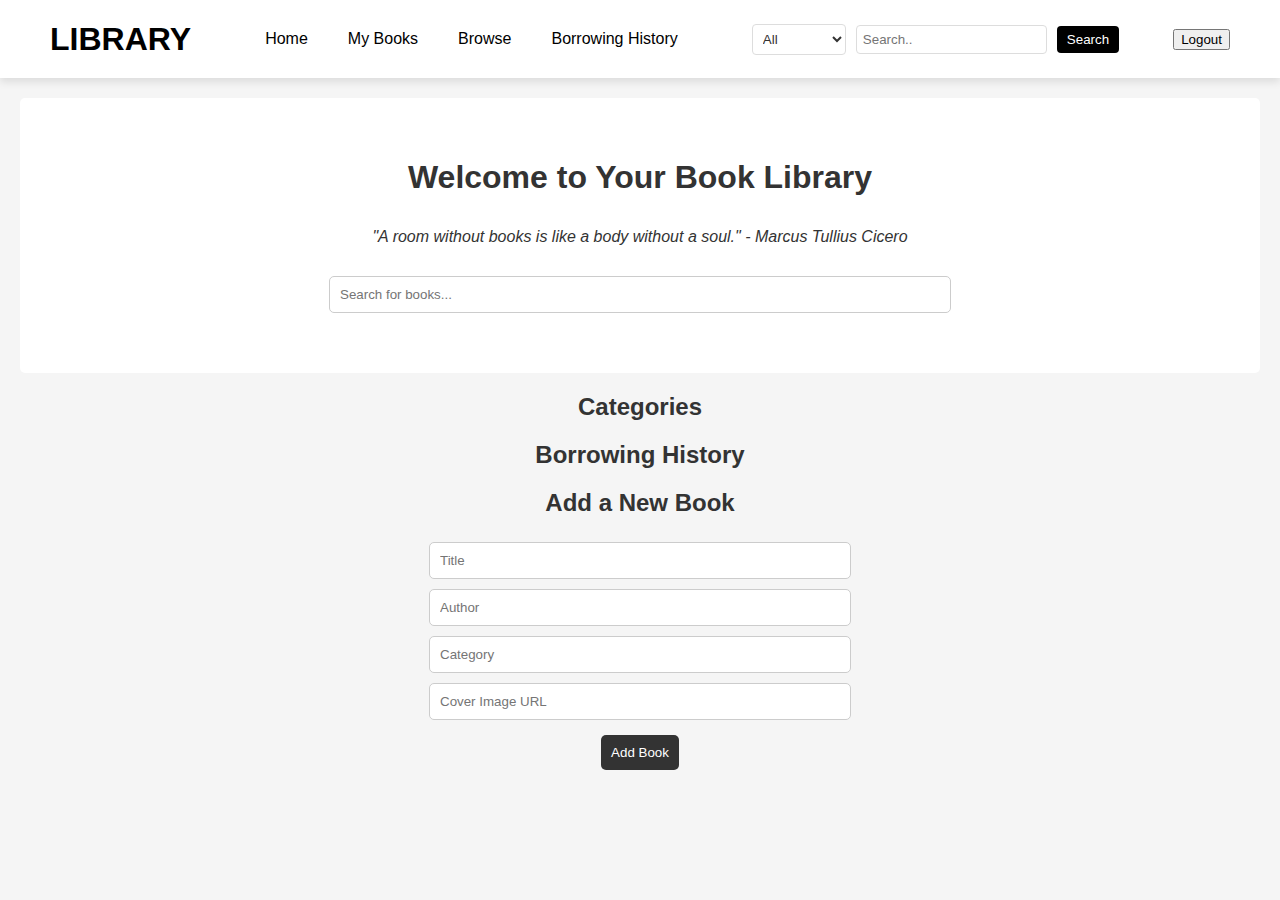
<file: Book_Library/index.html>
<!DOCTYPE html>
<html lang="en">
  <head>
    <meta charset="UTF-8" />
    <meta name="viewport" content="width=device-width, initial-scale=1.0" />
    <title>Book Library</title>
    <link rel="stylesheet" href="styles.css" />
  </head>
  <body>
    <header>
      <nav class="navbar">
        <div class="navbar-brand">LIBRARY</div>
        <ul class="navbar-nav">
          <li><a href="#home">Home</a></li>
          <li><a href="#my-books">My Books</a></li>
          <li class="dropdown">
            <a href="#browse" class="dropbtn">Browse</a>
            <div class="dropdown-content">
              <a href="#subjects">Subjects</a>
              <a href="#trending">Trending</a>
              <a href="#library-explorer">Library Explorer</a>
              <a href="#lists">Lists</a>
              <a href="#collections">Collections</a>
              <a href="#k12-student-library">K-12 Student Library</a>
              <a href="#book-talks">Book Talks</a>
              <a href="#random-book">Random Book</a>
              <a href="#advanced-search">Advanced Search</a>
            </div>
          </li>
          <li><a href="#login">Borrowing History </a></li>
        </ul>
        <div class="search-container">
          <select id="search-category">
            <option value="all">All</option>
            <option value="books">Books</option>
            <option value="authors">Authors</option>
            <option value="authors">Texts</option>
            <option value="authors">Subjects</option>
            <option value="authors">Lists</option>
            <option value="authors">Advanced</option>
          </select>
          <input type="text" placeholder="Search.." />
          <button type="submit">Search</button>
        </div>
        <button onclick="logout()">Logout</button>
      </nav>
    </header>

    <main>
      <section id="home">
        <div class="hero">
          <h1>Welcome to Your Book Library</h1>
          <blockquote>
            "A room without books is like a body without a soul." - Marcus
            Tullius Cicero
          </blockquote>
        </div>
        <input type="text" id="search-bar" placeholder="Search for books..." />
        <div id="book-list" class="book-list"></div>
      </section>

      <section id="categories">
        <h2>Categories</h2>
        <ul id="category-list">
          <!-- Categories will be dynamically populated here -->
        </ul>
      </section>

      <section id="history">
        <h2>Borrowing History</h2>
        <ul id="history-list">
          <!-- Borrowing history will be dynamically populated here -->
        </ul>
      </section>

      <section id="add-book">
        <h2>Add a New Book</h2>
        <form id="add-book-form">
          <input type="text" id="book-title" placeholder="Title" required />
          <input type="text" id="book-author" placeholder="Author" required />
          <input
            type="text"
            id="book-category"
            placeholder="Category"
            required
          />
          <input type="text" id="book-cover" placeholder="Cover Image URL" />
          <button type="submit">Add Book</button>
        </form>
      </section>
    </main>

    <script src="script.js"></script>
  </body>
</html>
</file>
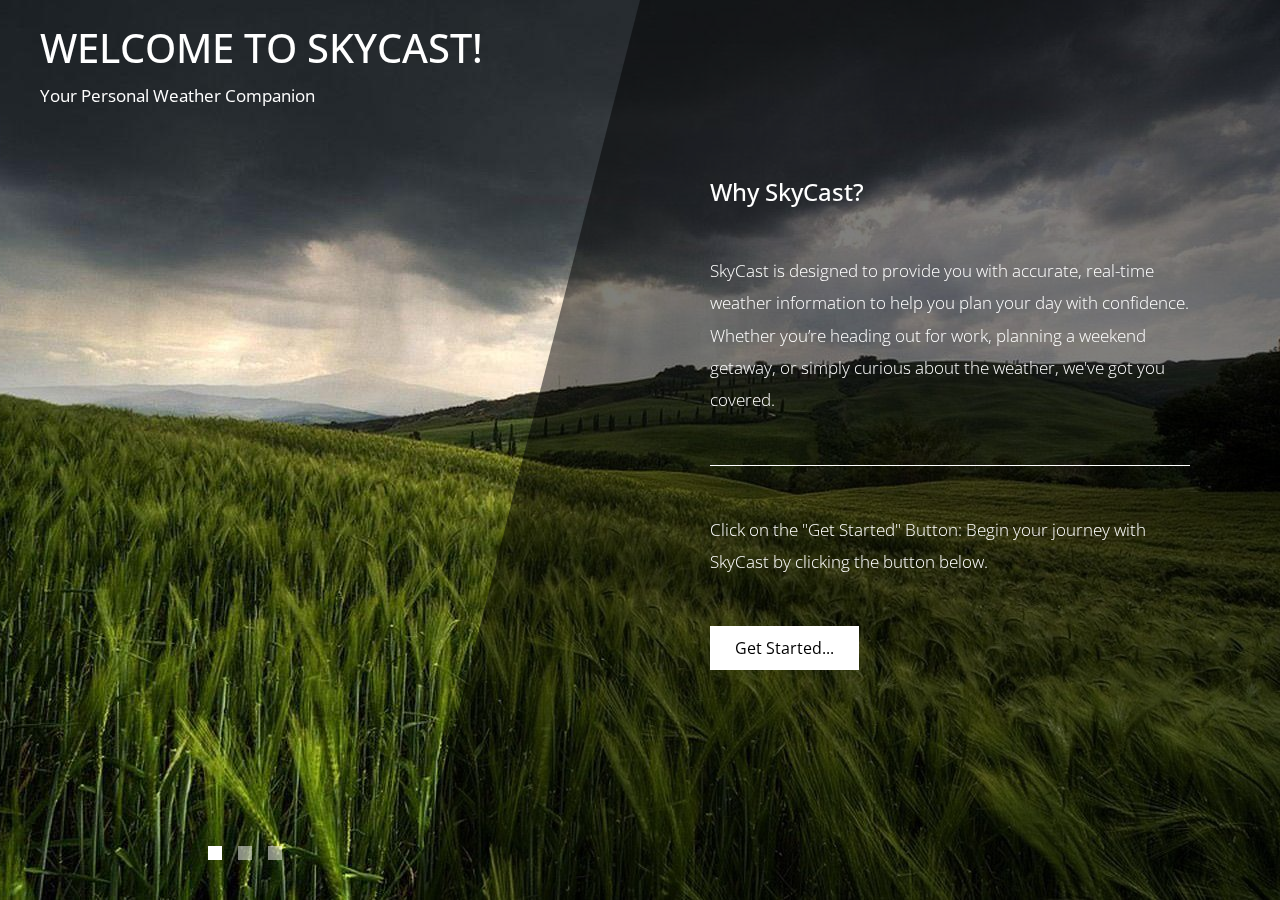
<file: Weather Dashboard/index.html>
<!DOCTYPE html>
<html lang="en">

<head>
    <meta charset="UTF-8">
    <meta name="viewport" content="width=device-width, initial-scale=1.0">
    <meta http-equiv="X-UA-Compatible" content="ie=edge">
    <title>SkyCast-Weather Application</title>
    <link href="https://fonts.googleapis.com/css?family=Open+Sans:300,400" rel="stylesheet" /> <!-- https://fonts.google.com/ -->
    <link href="css/bootstrap.min.css" rel="stylesheet" /> <!-- https://getbootstrap.com/ -->
    <link href="fontawesome/css/all.min.css" rel="stylesheet" /> <!-- https://fontawesome.com/ -->
    <link href="css/templatemo-diagoona.css" rel="stylesheet" />

</head>

<body>
    <div class="tm-container">        
        <div>
            <div class="tm-row pt-4">
                <div class="tm-col-left">
                    <div class="tm-site-header media">
                        
                        <div class="media-body">
                            <b><h1 class="tm-sitename text-uppercase">Welcome to SkyCast!</h1></b>
                            <p class="tm-slogon"><b>Your Personal Weather Companion</b></p>
                        </div>        
                    </div>
                </div>
                
            </div>
            
            <div class="tm-row">
                <div class="tm-col-left"></div>
                <main class="tm-col-right">
                    <section class="tm-content">
                        <h2 class="mb-5 tm-content-title">Why SkyCast?</h2>
                        <p class="mb-5">SkyCast is designed to provide you with accurate, real-time weather information to help you plan your day with confidence. Whether you’re heading out for work, planning a weekend getaway, or simply curious about the weather, we've got you covered.</p>
                        <hr class="mb-5">
                        <p class="mb-5">Click on the "Get Started" Button: Begin your journey with SkyCast by clicking the button below.</p>                        
                        <a href="skycast.html" class="btn btn-primary">Get Started...</a>
                    </section>
                </main>
            </div>
        </div>        

        <div class="tm-row">
            <div class="tm-col-left text-center">            
                <ul class="tm-bg-controls-wrapper">
                    <li class="tm-bg-control active" data-id="0"></li>
                    <li class="tm-bg-control" data-id="1"></li>
                    <li class="tm-bg-control" data-id="2"></li>
                </ul>            
            </div>        
            <div class="tm-col-right tm-col-footer">
                <footer class="tm-site-footer text-right">
                    
                </footer>
            </div>  
        </div>

        
        <div class="tm-bg">
            <div class="tm-bg-left"></div>
            <div class="tm-bg-right"></div>
        </div>
    </div>

    <script src="js/jquery-3.4.1.min.js"></script>
    <script src="js/bootstrap.min.js"></script>
    <script src="js/jquery.backstretch.min.js"></script>
    <script src="js/templatemo-script.js"></script>
</body>
</html>
</file>
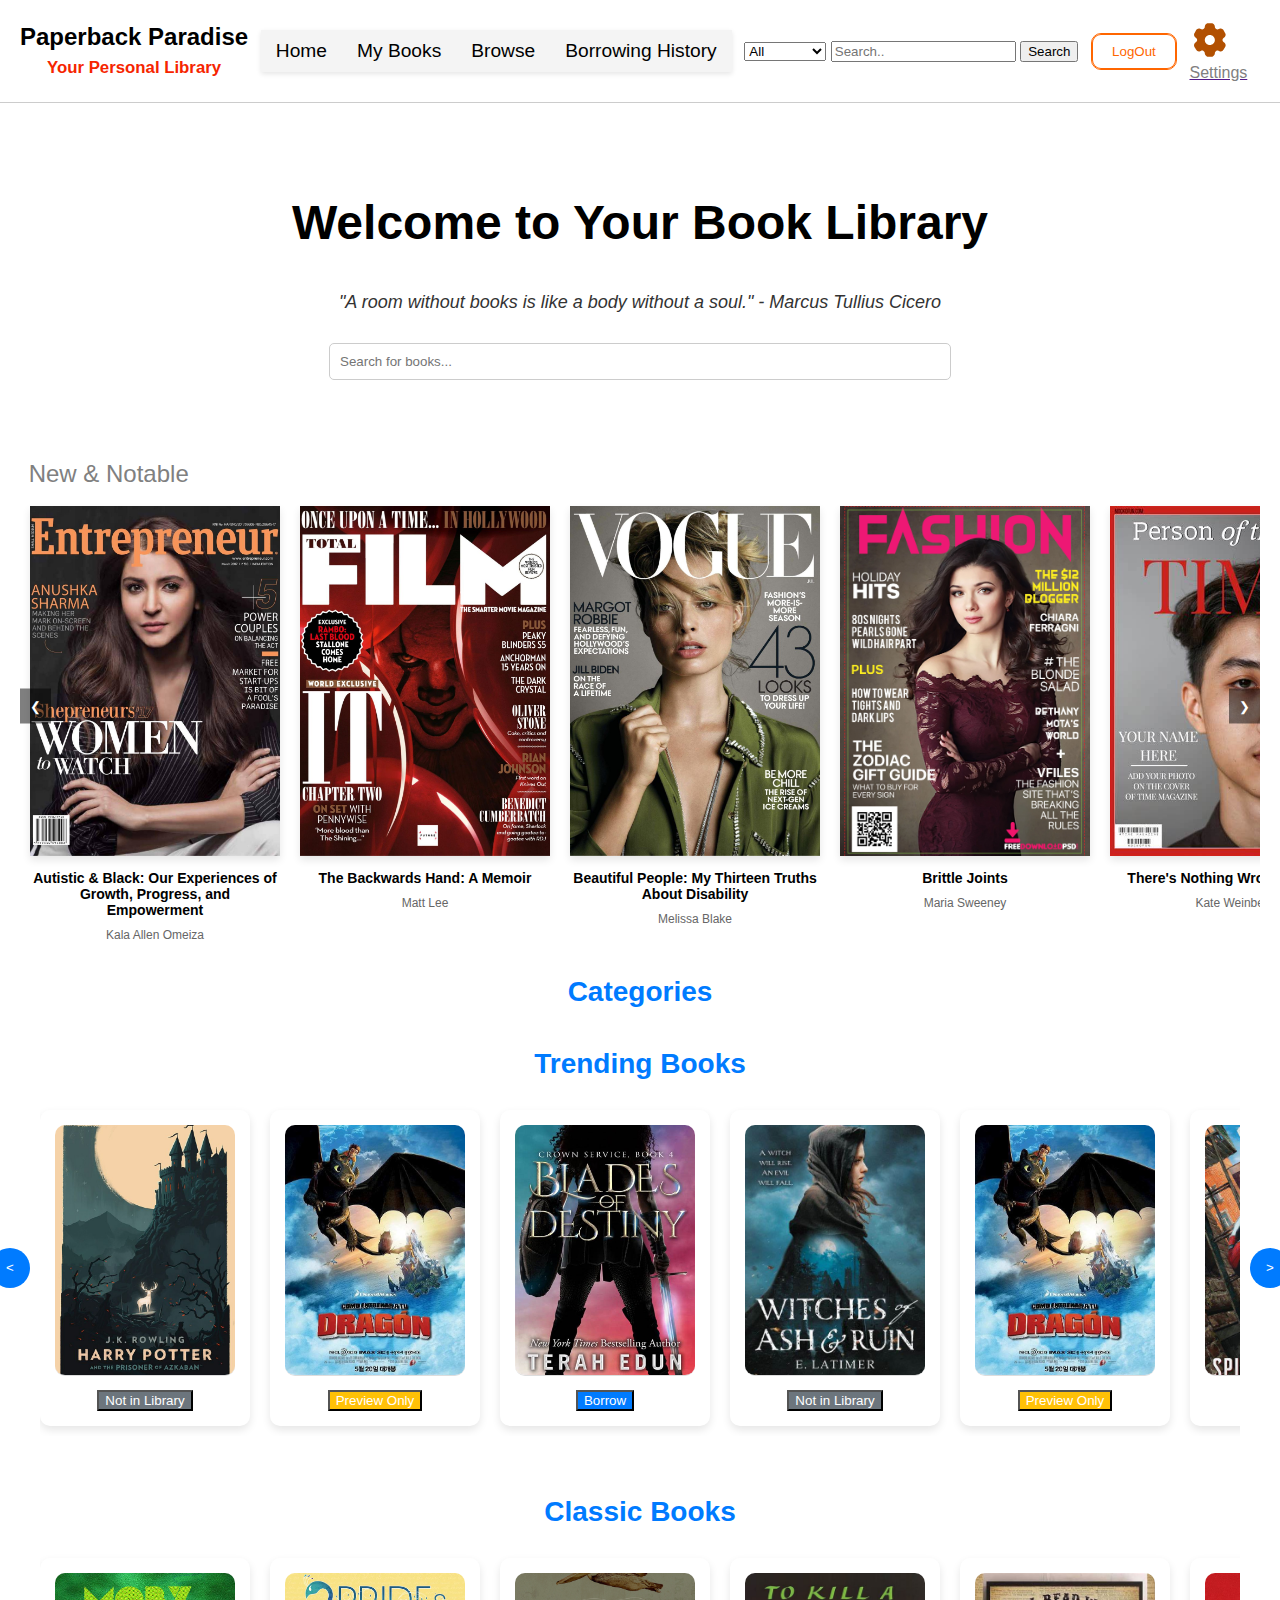
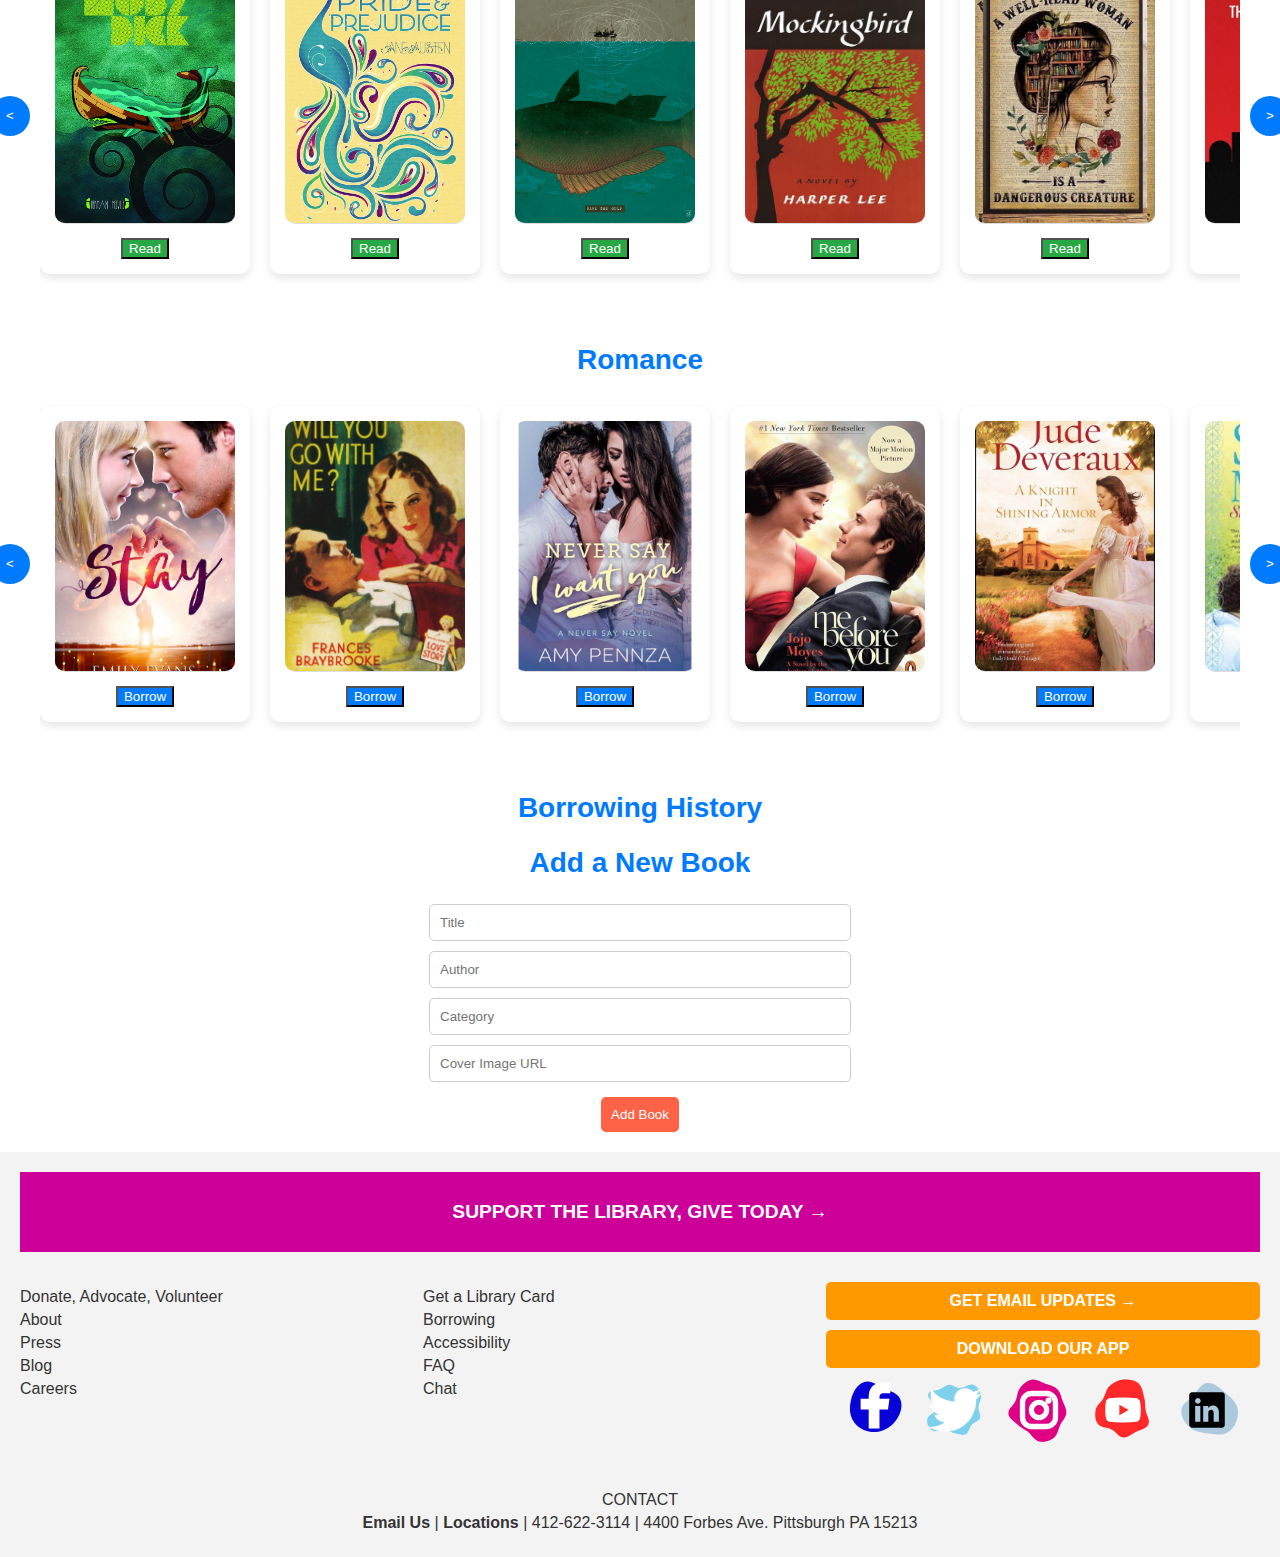
<file: Book_Library/Book_Library/index.html>
<!DOCTYPE html>
<html lang="en">
  <head>
    <meta charset="UTF-8" />
    <meta name="viewport" content="width=device-width, initial-scale=1.0" />
    <title>Document</title>
    <link rel="stylesheet" href="new.css" />
    <link rel="stylesheet" href="slider.css" />
    <link rel="stylesheet" href="footer.css" />
    <link rel="stylesheet" href="collections.css">
  </head>
  <body>
    <header>
      <div class="logo">
        Paperback Paradise <br /><span class="subtitle"
          >Your Personal Library</span
        >
      </div>
      <nav id="mobile-menu" class="mobile-menu">
        <ul>
          <li><a href="#home">Home</a></li>
          <li class="dropdown">
            <a href="#my_books" class="dropbtn">My Books</a>
            <div class="dropdown-content">
              <a href="#currently_reading">Currently Reading</a>
              <a href="#want_to_read">Want to Read</a>
              <a href="#finished_books">Finished Books</a>
            </div>
          </li>
          <li class="dropdown">
            <a href="#browse" class="dropbtn">Browse</a>
            <div class="dropdown-content">
              <a href="#subjects">Subjects</a>
              <a href="#trending">Trending</a>
              <a href="#library-explorer">Library Explorer</a>
              <a href="#lists">Lists</a>
              <a href="#collections">Collections</a>
              <a href="#book-talks">Book Talks</a>
              <a href="#random-book">Random Book</a>
              <a href="#advanced-search">Advanced Search</a>
            </div>
          </li>
          <li><a href="#borrow">Borrowing History</a></li>
        </ul>
      </nav>
      <div class="search-container">
        <select id="search-category">
          <option value="all">All</option>
          <option value="books">Books</option>
          <option value="authors">Authors</option>
          <option value="authors">Texts</option>
          <option value="authors">Subjects</option>
          <option value="authors">Lists</option>
          <option value="authors">Advanced</option>
        </select>
        <input type="text" placeholder="Search.." />
        <button type="submit">Search</button>
      </div>
      <div class="login">
        <button class="signup" onclick="logout()">LogOut</button>
      </div>
      <div class="settings">
        <a href=""
          ><img
            src="Assets/settings.svg"
            alt=""
            height="40px"
            width="40px"
          /><br /><font size="3" color="gray">Settings</font></a
        >
      </div>
      <div class="hamburger" id="hamburger">
        <div class="bar"></div>
        <div class="bar"></div>
        <div class="bar"></div>
      </div>
    </header>

    <main>
      <section id="home">
        <div class="hero">
          <font size="5"><h1>Welcome to Your Book Library</h1></font>
          <blockquote>
            <font size="4"> "A room without books is like a body without a soul." - Marcus
            Tullius Cicero</font>
          </blockquote>
        </div>
        <input type="text" id="search-bar" placeholder="Search for books..." />
        <div id="book-list" class="book-list"></div>
      </section>

      <div class="slider-container">
        <legend><font size="5" color="gray">&nbsp;New & Notable</font></legend>
        <br />
        <button class="button left" onclick="scrollSlider(-1)">&#10094;</button>
        <div class="slider" id="slider">
          <div class="slide">
            <img src="Assets/3 (2).jpg" alt="Autistic & Black" />
            <div class="slide-title">
              Autistic & Black: Our Experiences of Growth, Progress, and
              Empowerment
            </div>
            <div class="slide-subtitle">Kala Allen Omeiza</div>
          </div>
          <div class="slide">
            <img src="Assets/3 (1).jpg" alt="The Backwards Hand" />
            <div class="slide-title">The Backwards Hand: A Memoir</div>
            <div class="slide-subtitle">Matt Lee</div>
          </div>
          <div class="slide">
            <img src="Assets/3.jpg" alt="Beautiful People" />
            <div class="slide-title">
              Beautiful People: My Thirteen Truths About Disability
            </div>
            <div class="slide-subtitle">Melissa Blake</div>
          </div>
          <div class="slide">
            <img
              src="Assets/bcf879b5c6627c6edacb89c13e55d765.jpg"
              alt="Brittle Joints"
            />
            <div class="slide-title">Brittle Joints</div>
            <div class="slide-subtitle">Maria Sweeney</div>
          </div>
          <div class="slide">
            <img
              src="Assets/OIP (1).jpg"
              alt="There's Nothing Wrong With Her"
            />
            <div class="slide-title">There's Nothing Wrong With Her</div>
            <div class="slide-subtitle">Kate Weinberg</div>
          </div>
          <div class="slide">
            <img src="Assets/OIP.jpg" alt="Unswerving" />
            <div class="slide-title">Unswerving</div>
            <div class="slide-subtitle">Barbara Ridley</div>
          </div>
          <div class="slide">
            <img
              src="Assets/trends-fashion-magazine-cover-poster-template-design-83430e83e3b83dc522cf3312ee679888_screen.jpg"
              alt="Unswerving"
            />
            <div class="slide-title">Unswerving</div>
            <div class="slide-subtitle">Barbara Ridley</div>
          </div>
        </div>
        <button class="button right" onclick="scrollSlider(1)">&#10095;</button>
      </div>

      <section id="categories">
        <h2>Categories</h2>
        <ul id="category-list">
          <!-- Categories will be dynamically populated here -->
        </ul>
      </section>

      <div class="library-container">
        <div class="category">
            <h2>Trending Books</h2>
            <div class="carousel-container">
                <button class="scroll-btn left-btn">&lt;</button>
                <div class="book-carousel">
                    <div class="book-item">
                        <img src="Assets/trending/616e750e92afb52574d6b324e1a2539e.jpg" alt="Book 1">
                        <button class="not-in-library">Not in Library</button>
                    </div>
                    <div class="book-item">
                        <img src="Assets/trending/9a37824a59f93a9e088907ad3a6e50a6--dragon-movies-cool-posters.jpg" alt="Book 2">
                        <button class="preview-only">Preview Only</button>
                    </div>
                    <div class="book-item">
                        <img src="Assets/trending/OIP (1).jpg" alt="Book 3">
                        <button class="borrow">Borrow</button>
                    </div>
                    <div class="book-item">
                        <img src="Assets/trending/OIP (2).jpg" alt="Book 1">
                        <button class="not-in-library">Not in Library</button>
                    </div>
                    <div class="book-item">
                        <img src="Assets/trending/9a37824a59f93a9e088907ad3a6e50a6--dragon-movies-cool-posters.jpg" alt="Book 2">
                        <button class="preview-only">Preview Only</button>
                    </div>
                    <div class="book-item">
                        <img src="Assets/trending/OIP (3).jpg" alt="Book 3">
                        <button class="borrow">Borrow</button>
                    </div>
                    <div class="book-item">
                        <img src="Assets/trending/OIP.jpg" alt="Book 3">
                        <button class="borrow">Borrow</button>
                    </div>
                    
                </div>
                <button class="scroll-btn right-btn">&gt;</button>
            </div>
        </div>
        <div class="category">
            <h2>Classic Books</h2>
            <div class="carousel-container">
                <button class="scroll-btn left-btn">&lt;</button>
                <div class="book-carousel">
                    <div class="book-item">
                        <img src="Assets/classic/0005166550642feb001c251677d6a079.jpg" alt="Book 4">
                        <button class="read">Read</button>
                    </div>
                    <div class="book-item">
                        <img src="Assets/classic/0a8965e19d7d5dbfdb13dacb3db1e5fa.jpg" alt="Book 5">
                        <button class="read">Read</button>
                    </div>
                    <div class="book-item">
                        <img src="Assets/classic/922bbf3237148.56019f39440e7.jpg" alt="Book 6">
                        <button class="read">Read</button>
                    </div>
                    <div class="book-item">
                        <img src="Assets/classic/o-CLASSIC-BOOKS-ORIGINAL-COVERS-facebook.jpg" alt="Book 4">
                        <button class="read">Read</button>
                    </div>
                    <div class="book-item">
                        <img src="Assets/classic/OIP (1).jpg" alt="Book 5">
                        <button class="read">Read</button>
                    </div>
                    <div class="book-item">
                        <img src="Assets/classic/OIP (2).jpg" alt="Book 6">
                        <button class="read">Read</button>
                    </div>
                    <div class="book-item">
                        <img src="Assets/classic/OIP (3).jpg" alt="Book 5">
                        <button class="read">Read</button>
                    </div>
                    <div class="book-item">
                        <img src="Assets/classic/OIP.jpg" alt="Book 6">
                        <button class="read">Read</button>
                    </div>
                </div>
                <button class="scroll-btn right-btn">&gt;</button>
            </div>
        </div>
        <div class="category">
            <h2>Romance</h2>
            <div class="carousel-container">
                <button class="scroll-btn left-btn">&lt;</button>
                <div class="book-carousel">
                    <div class="book-item">
                        <img src="Assets/romantic/051c9c41f8e3f9aac468eb6bdc1c7007.jpg" alt="Book 7">
                        <button class="borrow">Borrow</button>
                    </div>
                    <div class="book-item">
                        <img src="Assets/romantic/1a6dea39454f46229833e43d41e5a448.jpg" alt="Book 8">
                        <button class="borrow">Borrow</button>
                    </div>
                    <div class="book-item">
                        <img src="Assets/romantic/OIP (1).jpg" alt="Book 9">
                        <button class="borrow">Borrow</button>
                    </div>
                    <div class="book-item">
                        <img src="Assets/romantic/OIP.jpg" alt="Book 7">
                        <button class="borrow">Borrow</button>
                    </div>
                    <div class="book-item">
                        <img src="Assets/romantic/OIP (3).jpg" alt="Book 8">
                        <button class="borrow">Borrow</button>
                    </div>
                    <div class="book-item">
                        <img src="Assets/romantic/OIP (2).jpg" alt="Book 9">
                        <button class="borrow">Borrow</button>
                    </div>
                    <div class="book-item">
                        <img src="Assets/romantic/OIP (4).jpg" alt="Book 7">
                        <button class="borrow">Borrow</button>
                    </div>
                    
                </div>
                <button class="scroll-btn right-btn">&gt;</button>
            </div>
        </div>
    </div>


      <section id="history">
        <h2>Borrowing History</h2>
        <ul id="history-list">
          <!-- Borrowing history will be dynamically populated here -->
        </ul>
      </section>

      <section id="add-book">
        <h2>Add a New Book</h2>
        <form id="add-book-form">
          <input type="text" id="book-title" placeholder="Title" required />
          <input type="text" id="book-author" placeholder="Author" required />
          <input
            type="text"
            id="book-category"
            placeholder="Category"
            required
          />
          <input type="text" id="book-cover" placeholder="Cover Image URL" />
          <button type="submit">Add Book</button>
        </form>
      </section>
    </main>

    <footer>
      <div class="support">
        <p>SUPPORT THE LIBRARY, GIVE TODAY →</p>
      </div>
      <div class="footer-content">
        <div class="left-column">
          <ul>
            <li><a href="#">Donate, Advocate, Volunteer</a></li>
            <li><a href="#">About</a></li>
            <li><a href="#">Press</a></li>
            <li><a href="#">Blog</a></li>
            <li><a href="#">Careers</a></li>
          </ul>
        </div>
        <div class="middle-column">
          <ul>
            <li><a href="#">Get a Library Card</a></li>
            <li><a href="#">Borrowing</a></li>
            <li><a href="#">Accessibility</a></li>
            <li><a href="#">FAQ</a></li>
            <li><a href="#">Chat</a></li>
          </ul>
        </div>
        <div class="right-column">
          <a href="#" class="email-updates">GET EMAIL UPDATES →</a>
          <a href="#" class="app-download">DOWNLOAD OUR APP</a>
          <div class="social-icons">
            <a href="#"><img src="Assets/facebook.svg" alt="Facebook" /></a>
            <a href="#"><img src="Assets/twitter.svg" alt="Twitter" /></a>
            <a href="#"><img src="Assets/insta.svg" alt="Instagram" /></a>
            <a href="#"><img src="Assets/youtube.svg" alt="YouTube" /></a>
            <a href="#"><img src="Assets/linkedIn.svg" alt="LinkedIn" /></a>
          </div>
        </div>
      </div>
      <div class="contact">
        <p>CONTACT</p>
        <p>
          <a href="mailto:info@library.org">Email Us</a> |
          <a href="#">Locations</a> | 412-622-3114 | 4400 Forbes Ave. Pittsburgh
          PA 15213
        </p>
      </div>
    </footer>

    <script src="script.js"></script>
    <script src="slider.js"></script>
    <script src="collections.js"></script>
  </body>
</html>
</file>
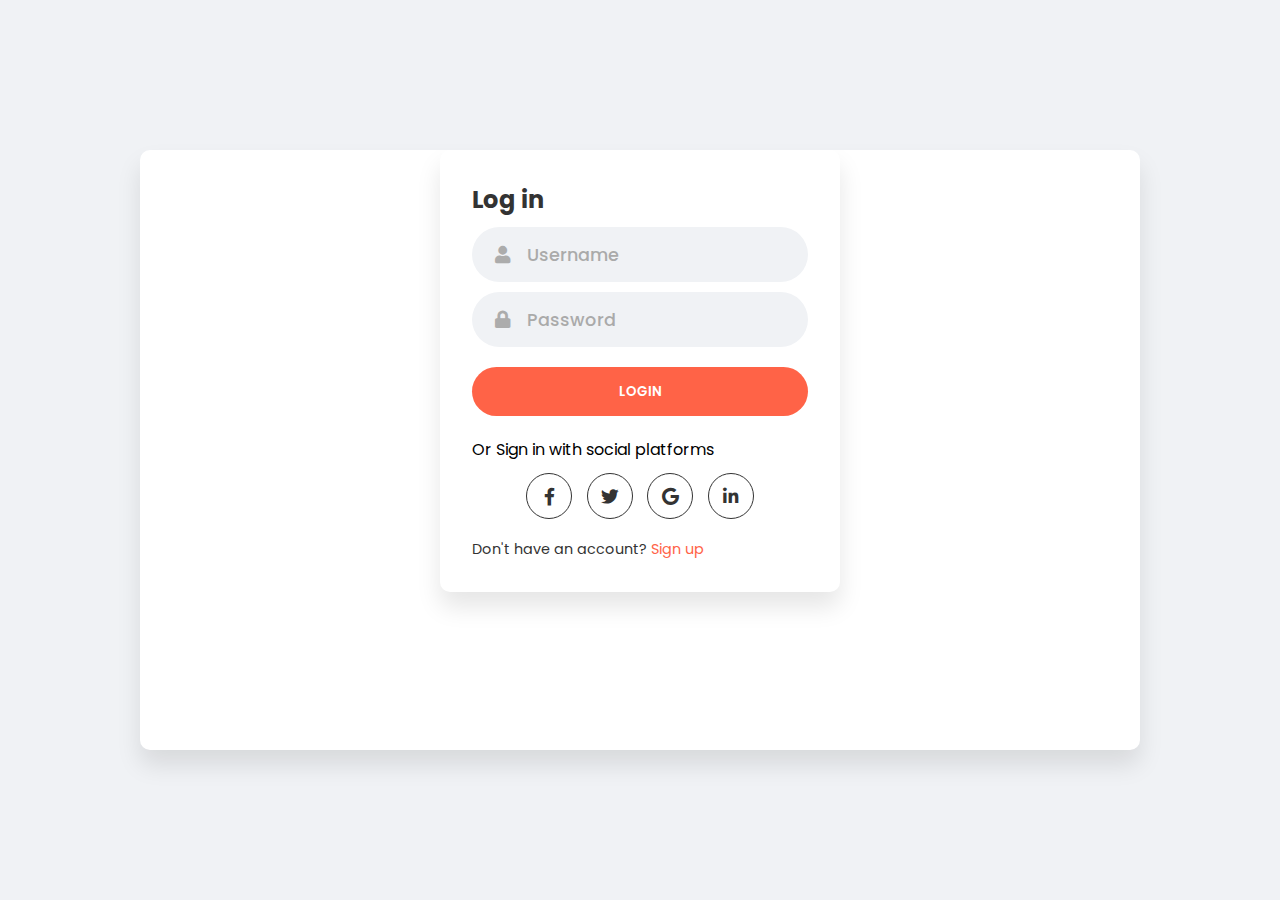
<file: Book_Library/Login_signup/index.html>
<!DOCTYPE html>
<html lang="en">
  <head>
    <meta charset="UTF-8" />
    <meta name="viewport" content="width=device-width, initial-scale=1.0" />
    <title>Library - Login and Signup</title>
    <link rel="stylesheet" href="styles.css" />
  </head>
  <body>
    <div class="container">
      <div class="forms-container">
        <div class="signin-signup">
          <form action="#" class="sign-in-form" id="sign-in-form">
            <h2 class="title">Log in</h2>
            <div class="input-field">
              <i class="fas fa-user"></i>
              <input
                type="text"
                placeholder="Username"
                id="signin-username"
                required
              />
            </div>
            <div class="input-field">
              <i class="fas fa-lock"></i>
              <input
                type="password"
                placeholder="Password"
                id="signin-password"
                required
              />
            </div>
            <input type="submit" value="Login" class="btn solid" />
            <p class="social-text">Or Sign in with social platforms</p>
            <div class="social-media">
              <a href="#" class="social-icon">
                <i class="fab fa-facebook-f"></i>
              </a>
              <a href="#" class="social-icon">
                <i class="fab fa-twitter"></i>
              </a>
              <a href="#" class="social-icon">
                <i class="fab fa-google"></i>
              </a>
              <a href="#" class="social-icon">
                <i class="fab fa-linkedin-in"></i>
              </a>
            </div>
            <p class="account-text">
              Don't have an account? <a href="#" id="sign-up-link">Sign up</a>
            </p>
          </form>
          <form action="#" class="sign-up-form" id="sign-up-form">
            <h2 class="title">Sign up</h2>
            <div class="input-field">
              <i class="fas fa-user"></i>
              <input
                type="text"
                placeholder="Username"
                id="signup-username"
                required
              />
            </div>
            <div class="input-field">
              <i class="fas fa-envelope"></i>
              <input
                type="email"
                placeholder="Email"
                id="signup-email"
                required
              />
            </div>
            <div class="input-field">
              <i class="fas fa-lock"></i>
              <input
                type="password"
                placeholder="Password"
                id="signup-password"
                required
              />
            </div>
            <input type="submit" class="btn" value="Sign up" />
            <p class="social-text">Or Sign up with social platforms</p>
            <div class="social-media">
              <a href="#" class="social-icon">
                <i class="fab fa-facebook-f"></i>
              </a>
              <a href="#" class="social-icon">
                <i class="fab fa-twitter"></i>
              </a>
              <a href="#" class="social-icon">
                <i class="fab fa-google"></i>
              </a>
              <a href="#" class="social-icon">
                <i class="fab fa-linkedin-in"></i>
              </a>
            </div>
            <h3 class="signup-text">
              Sign up and start managing your personal library.
            </h3>
            <p class="account-text">
              One of us? <a href="#" id="sign-in-link">Sign in</a>
            </p>
          </form>
          <div id="auth-message" class="message"></div>
          <button id="logout-btn" class="btn" style="display: none">
            Logout
          </button>
        </div>
      </div>
    </div>
    <script src="script.js"></script>
  </body>
</html>
</file>
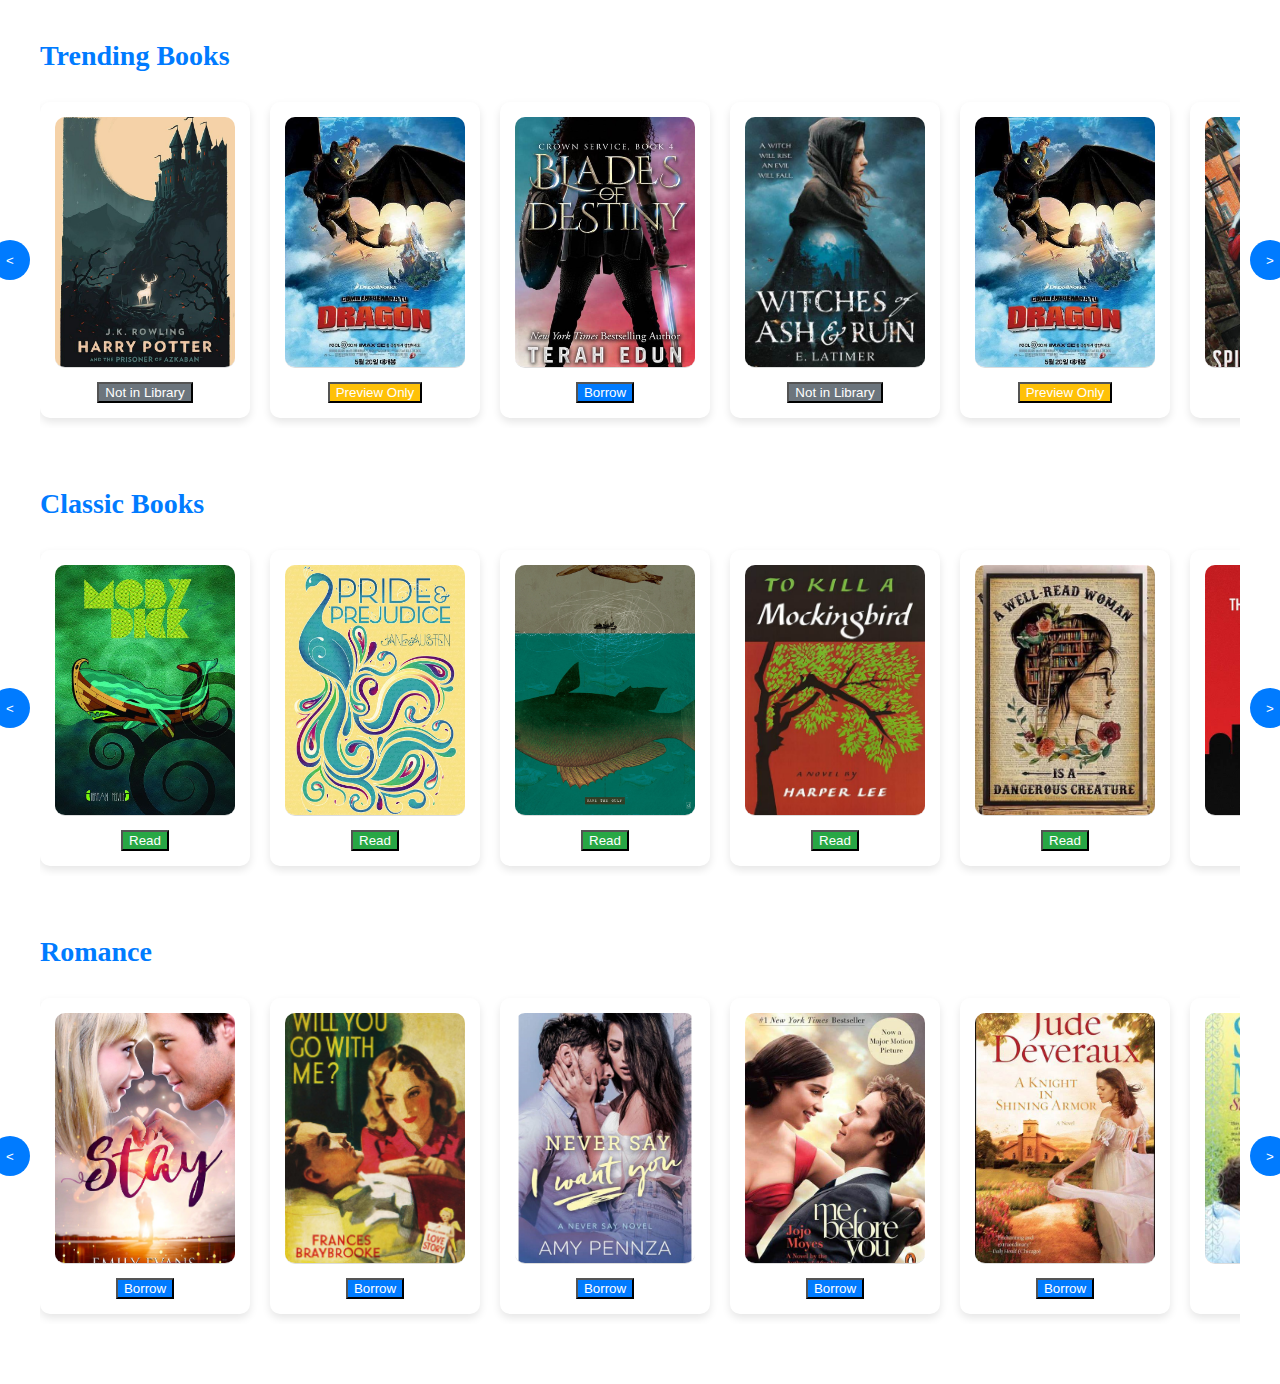
<file: Book_Library/Book_Library/collections.html>
<!DOCTYPE html>
<html lang="en">
<head>
    <meta charset="UTF-8">
    <meta name="viewport" content="width=device-width, initial-scale=1.0">
    <title>Library</title>
    <link rel="stylesheet" href="collections.css">
</head>
<body>
    <div class="library-container">
        <div class="category">
            <h2>Trending Books</h2>
            <div class="carousel-container">
                <button class="scroll-btn left-btn">&lt;</button>
                <div class="book-carousel">
                    <div class="book-item">
                        <img src="Assets/trending/616e750e92afb52574d6b324e1a2539e.jpg" alt="Book 1">
                        <button class="not-in-library">Not in Library</button>
                    </div>
                    <div class="book-item">
                        <img src="Assets/trending/9a37824a59f93a9e088907ad3a6e50a6--dragon-movies-cool-posters.jpg" alt="Book 2">
                        <button class="preview-only">Preview Only</button>
                    </div>
                    <div class="book-item">
                        <img src="Assets/trending/OIP (1).jpg" alt="Book 3">
                        <button class="borrow">Borrow</button>
                    </div>
                    <div class="book-item">
                        <img src="Assets/trending/OIP (2).jpg" alt="Book 1">
                        <button class="not-in-library">Not in Library</button>
                    </div>
                    <div class="book-item">
                        <img src="Assets/trending/9a37824a59f93a9e088907ad3a6e50a6--dragon-movies-cool-posters.jpg" alt="Book 2">
                        <button class="preview-only">Preview Only</button>
                    </div>
                    <div class="book-item">
                        <img src="Assets/trending/OIP (3).jpg" alt="Book 3">
                        <button class="borrow">Borrow</button>
                    </div>
                    <div class="book-item">
                        <img src="Assets/trending/OIP.jpg" alt="Book 3">
                        <button class="borrow">Borrow</button>
                    </div>
                    
                </div>
                <button class="scroll-btn right-btn">&gt;</button>
            </div>
        </div>
        <div class="category">
            <h2>Classic Books</h2>
            <div class="carousel-container">
                <button class="scroll-btn left-btn">&lt;</button>
                <div class="book-carousel">
                    <div class="book-item">
                        <img src="Assets/classic/0005166550642feb001c251677d6a079.jpg" alt="Book 4">
                        <button class="read">Read</button>
                    </div>
                    <div class="book-item">
                        <img src="Assets/classic/0a8965e19d7d5dbfdb13dacb3db1e5fa.jpg" alt="Book 5">
                        <button class="read">Read</button>
                    </div>
                    <div class="book-item">
                        <img src="Assets/classic/922bbf3237148.56019f39440e7.jpg" alt="Book 6">
                        <button class="read">Read</button>
                    </div>
                    <div class="book-item">
                        <img src="Assets/classic/o-CLASSIC-BOOKS-ORIGINAL-COVERS-facebook.jpg" alt="Book 4">
                        <button class="read">Read</button>
                    </div>
                    <div class="book-item">
                        <img src="Assets/classic/OIP (1).jpg" alt="Book 5">
                        <button class="read">Read</button>
                    </div>
                    <div class="book-item">
                        <img src="Assets/classic/OIP (2).jpg" alt="Book 6">
                        <button class="read">Read</button>
                    </div>
                    <div class="book-item">
                        <img src="Assets/classic/OIP (3).jpg" alt="Book 5">
                        <button class="read">Read</button>
                    </div>
                    <div class="book-item">
                        <img src="Assets/classic/OIP.jpg" alt="Book 6">
                        <button class="read">Read</button>
                    </div>
                </div>
                <button class="scroll-btn right-btn">&gt;</button>
            </div>
        </div>
        <div class="category">
            <h2>Romance</h2>
            <div class="carousel-container">
                <button class="scroll-btn left-btn">&lt;</button>
                <div class="book-carousel">
                    <div class="book-item">
                        <img src="Assets/romantic/051c9c41f8e3f9aac468eb6bdc1c7007.jpg" alt="Book 7">
                        <button class="borrow">Borrow</button>
                    </div>
                    <div class="book-item">
                        <img src="Assets/romantic/1a6dea39454f46229833e43d41e5a448.jpg" alt="Book 8">
                        <button class="borrow">Borrow</button>
                    </div>
                    <div class="book-item">
                        <img src="Assets/romantic/OIP (1).jpg" alt="Book 9">
                        <button class="borrow">Borrow</button>
                    </div>
                    <div class="book-item">
                        <img src="Assets/romantic/OIP.jpg" alt="Book 7">
                        <button class="borrow">Borrow</button>
                    </div>
                    <div class="book-item">
                        <img src="Assets/romantic/OIP (3).jpg" alt="Book 8">
                        <button class="borrow">Borrow</button>
                    </div>
                    <div class="book-item">
                        <img src="Assets/romantic/OIP (2).jpg" alt="Book 9">
                        <button class="borrow">Borrow</button>
                    </div>
                    <div class="book-item">
                        <img src="Assets/romantic/OIP (4).jpg" alt="Book 7">
                        <button class="borrow">Borrow</button>
                    </div>
                    
                </div>
                <button class="scroll-btn right-btn">&gt;</button>
            </div>
        </div>
    </div>
    <script src="collections.js"></script>
</body>
</html>
</file>
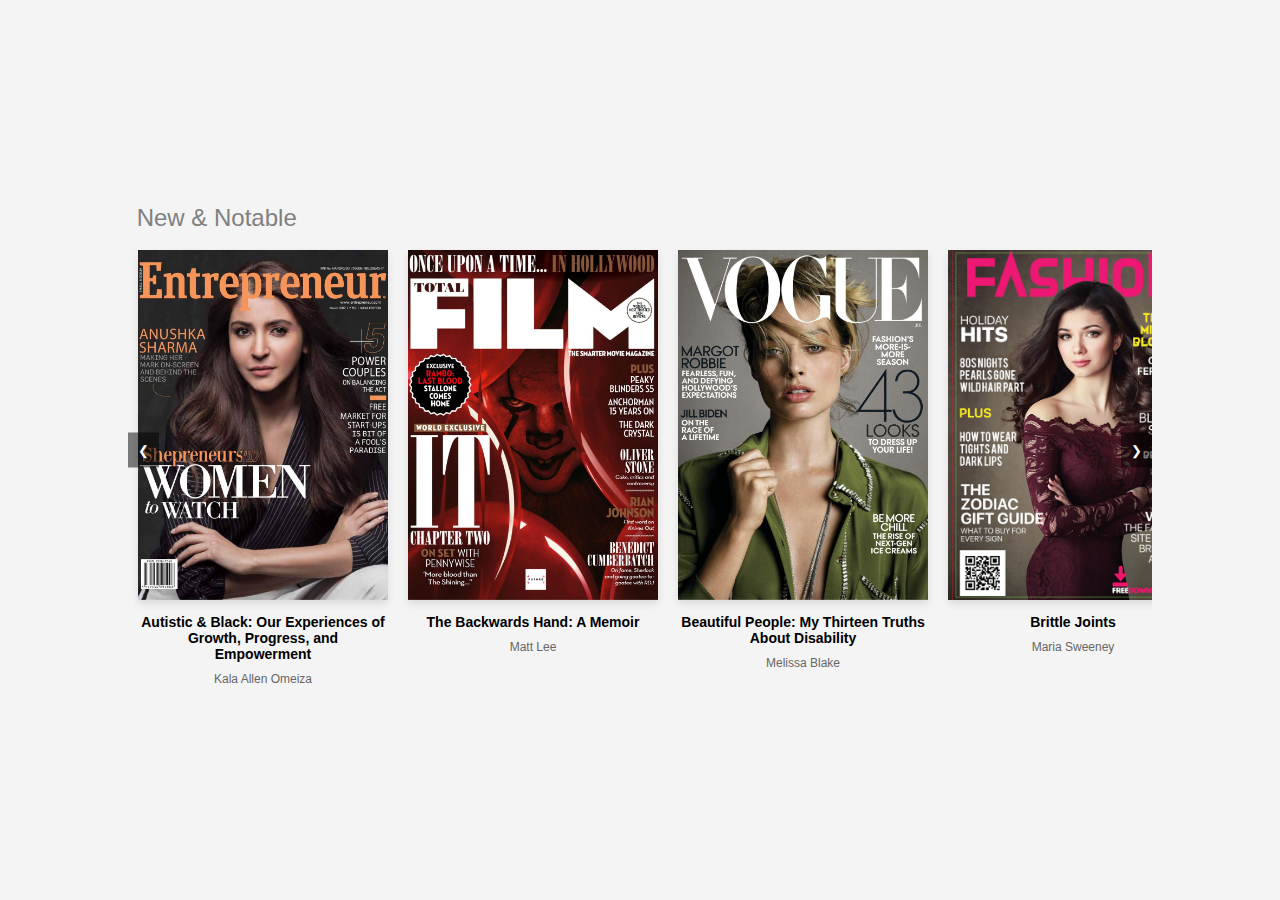
<file: Book_Library/Book_Library/slider.html>
<!DOCTYPE html>
<html lang="en">
  <head>
    <meta charset="UTF-8" />
    <meta name="viewport" content="width=device-width, initial-scale=1.0" />
    <style>
      * {
        box-sizing: border-box;
      }

      body {
        font-family: Arial, sans-serif;
        background-color: #f4f4f4;
        display: flex;
        justify-content: center;
        align-items: center;
        height: 100vh;
        margin: 0;
      }

      .slider-container {
        position: relative;
        width: 80%;
        overflow: hidden;
      }

      .slider {
        display: flex;
        transition: transform 0.5s ease-in-out;
      }

      .slide {
        min-width: 250px;
        max-width: 250px;
        margin: 0 10px;
        text-align: center;
      }

      .slide img {
        width: 100%;
        height: 350px; /* Fixed height for magazine poster size */
        object-fit: cover;
        box-shadow: 0 4px 8px rgba(0, 0, 0, 0.1);
        background-color: white;
      }

      .slide-title {
        font-weight: bold;
        margin: 10px 0;
        font-size: 14px;
      }

      .slide-subtitle {
        color: #666;
        margin: 0 0 10px 0;
        font-size: 12px;
      }

      .button {
        position: absolute;
        top: 50%;
        transform: translateY(-50%);
        background-color: rgba(0, 0, 0, 0.5);
        color: white;
        border: none;
        padding: 10px;
        cursor: pointer;
        z-index: 1;
      }

      .button.left {
        left: 0;
        z-index: 1;
      }

      .button.right {
        right: 0;
        z-index: 1;
      }
      .slider.active {
        cursor: grabbing;
        cursor: -webkit-grabbing;
      }
    </style>
  </head>
  <body>
    <div class="slider-container">
      <legend><font size="5" color="gray">&nbsp;New & Notable</font></legend>
      <br />
      <button class="button left" onclick="scrollSlider(-1)">&#10094;</button>
      <div class="slider" id="slider">
        <div class="slide">
          <img src="Assets/3 (2).jpg" alt="Autistic & Black" />
          <div class="slide-title">
            Autistic & Black: Our Experiences of Growth, Progress, and
            Empowerment
          </div>
          <div class="slide-subtitle">Kala Allen Omeiza</div>
        </div>
        <div class="slide">
          <img src="Assets/3 (1).jpg" alt="The Backwards Hand" />
          <div class="slide-title">The Backwards Hand: A Memoir</div>
          <div class="slide-subtitle">Matt Lee</div>
        </div>
        <div class="slide">
          <img src="Assets/3.jpg" alt="Beautiful People" />
          <div class="slide-title">
            Beautiful People: My Thirteen Truths About Disability
          </div>
          <div class="slide-subtitle">Melissa Blake</div>
        </div>
        <div class="slide">
          <img
            src="Assets/bcf879b5c6627c6edacb89c13e55d765.jpg"
            alt="Brittle Joints"
          />
          <div class="slide-title">Brittle Joints</div>
          <div class="slide-subtitle">Maria Sweeney</div>
        </div>
        <div class="slide">
          <img src="Assets/OIP (1).jpg" alt="There's Nothing Wrong With Her" />
          <div class="slide-title">There's Nothing Wrong With Her</div>
          <div class="slide-subtitle">Kate Weinberg</div>
        </div>
        <div class="slide">
          <img src="Assets/OIP.jpg" alt="Unswerving" />
          <div class="slide-title">Unswerving</div>
          <div class="slide-subtitle">Barbara Ridley</div>
        </div>
        <div class="slide">
          <img
            src="Assets/trends-fashion-magazine-cover-poster-template-design-83430e83e3b83dc522cf3312ee679888_screen.jpg"
            alt="Unswerving"
          />
          <div class="slide-title">Unswerving</div>
          <div class="slide-subtitle">Barbara Ridley</div>
        </div>
      </div>
      <button class="button right" onclick="scrollSlider(1)">&#10095;</button>
    </div>

    <script>
      let currentIndex = 0;
      const slides = document.querySelectorAll(".slide");
      const totalSlides = slides.length;
      const slider = document.getElementById("slider");

      function scrollSlider(direction) {
        currentIndex += direction;
        if (currentIndex < 0) {
          currentIndex = totalSlides - 1;
        } else if (currentIndex >= totalSlides) {
          currentIndex = 0;
        }
        slider.style.transform = `translateX(-${currentIndex * 270}px)`; // 250px width + 20px margin (10px each side)
      }

      let isDown = false;
      let startX;
      let scrollLeft;

      slider.addEventListener("mousedown", (e) => {
        isDown = true;
        slider.classList.add("active");
        startX = e.pageX - slider.offsetLeft;
        scrollLeft = slider.scrollLeft;
      });

      slider.addEventListener("mouseleave", () => {
        isDown = false;
        slider.classList.remove("active");
      });

      slider.addEventListener("mouseup", () => {
        isDown = false;
        slider.classList.remove("active");
      });

      slider.addEventListener("mousemove", (e) => {
        if (!isDown) return;
        e.preventDefault();
        const x = e.pageX - slider.offsetLeft;
        const walk = (x - startX) * 3; //scroll-fast
        slider.scrollLeft = scrollLeft - walk;
      });
    </script>
  </body>
</html>
</file>
<file: Book_Library/styles.css>
body {
  font-family: "Arial", sans-serif;
  margin: 0;
  padding: 0;
  background-color: #f5f5f5;
  color: #333;
}

header {
  background-color: #ffffff;
  color: black;
  box-shadow: 0 4px 8px rgba(0, 0, 0, 0.1);
}

.navbar {
  display: flex;
  justify-content: space-between;
  align-items: center;
  padding: 20px 50px;
}

.navbar-brand {
  font-size: 2em;
  font-weight: bold;
  color: black;
  text-shadow: none;
}

.navbar-nav {
  list-style: none;
  margin: 0;
  padding: 0;
  display: flex;
}

.navbar-nav li {
  position: relative;
}

.navbar-nav a {
  color: black;
  text-decoration: none;
  padding: 10px 20px;
  display: block;
  transition: all 0.3s ease;
}

.navbar-nav a:hover {
  color: #ff6347;
}

.navbar-nav .dropdown:hover .dropdown-content {
  display: block;
}

.dropbtn {
  cursor: pointer;
}

.dropdown-content {
  display: none;
  position: absolute;
  background-color: #ffffff;
  min-width: 200px;
  box-shadow: 0 8px 16px rgba(0, 0, 0, 0.2);
  z-index: 1;
  border-radius: 5px;
  border: 1px solid #ddd;
}

.dropdown-content a {
  color: black;
  padding: 12px 16px;
  text-decoration: none;
  display: block;
  transition: background-color 0.3s ease;
}

.dropdown-content a:hover {
  background-color: #f0f0f0;
}

.search-container {
  display: flex;
  align-items: center;
}

#search-category {
  padding: 6px;
  margin-right: 10px;
  border: 1px solid #ddd;
  border-radius: 4px;
  background-color: #ffffff;
  color: #333;
}

.search-container input[type="text"] {
  padding: 6px;
  margin-right: 10px;
  border: 1px solid #ddd;
  border-radius: 4px;
  background-color: #ffffff;
  color: #333;
}

.search-container button {
  padding: 6px 10px;
  background-color: black;
  color: white;
  border: none;
  border-radius: 4px;
  cursor: pointer;
  transition: background-color 0.3s ease;
}

.search-container button:hover {
  background-color: #333;
}

main {
  padding: 20px;
}

h1,
h2 {
  text-align: center;
}

#home {
  background-color: #ffffff;
  padding: 40px 20px;
  border-radius: 5px;
  margin-bottom: 20px;
}

.hero {
  max-width: 800px;
  margin: 0 auto;
  text-align: center;
}

.hero blockquote {
  font-style: italic;
  color: #333;
  background: rgba(255, 255, 255, 0.7);
  padding: 10px;
  border-radius: 5px;
}

#search-bar {
  display: block;
  margin: 20px auto;
  padding: 10px;
  width: 80%;
  max-width: 600px;
  border: 1px solid #ccc;
  border-radius: 5px;
}

.book-list {
  display: flex;
  flex-wrap: wrap;
  justify-content: center;
}

.book-card {
  background-color: white;
  border: 1px solid #ccc;
  border-radius: 5px;
  margin: 10px;
  padding: 15px;
  width: 200px;
  text-align: center;
  box-shadow: 0 2px 5px rgba(0, 0, 0, 0.1);
}

.book-card img {
  width: 100%;
  height: auto;
  border-bottom: 1px solid #ccc;
  margin-bottom: 10px;
}

.book-card button {
  background-color: #333;
  color: white;
  border: none;
  padding: 10px;
  border-radius: 5px;
  cursor: pointer;
}

.book-card button:hover {
  background-color: #555;
}

form {
  display: flex;
  flex-direction: column;
  align-items: center;
}

form input {
  margin: 5px 0;
  padding: 10px;
  width: 80%;
  max-width: 400px;
  border: 1px solid #ccc;
  border-radius: 5px;
}

form button {
  background-color: #333;
  color: white;
  border: none;
  padding: 10px;
  border-radius: 5px;
  cursor: pointer;
  margin-top: 10px;
}

form button:hover {
  background-color: #555;
}
</file>
<file: Weather Dashboard/css/templatemo-diagoona.css>
body {
    font-family: 'Open Sans', Arial, sans-serif;
    font-size: 17px;
    font-weight: 300;
    overflow-x: hidden;
    color: white;
    background-color: #2C353C;
}

a { 
    transition: all 0.3s ease; 
    text-decoration: none;
}

ul { padding: 0; }
a:hover { text-decoration: none; }
button:focus { outline: none; }
p { line-height: 1.9; }
.tm-logo { margin-right: 20px; }
.tm-slogan { font-size: 0.8rem; }

/* Navigation */
.navbar-toggler {
    padding: 8px 15px;
    border: 0;
    border-radius: 0;
    transform: skewX(-15deg);
    background-color: rgba(0,0,0,0.5);
    color: white;    
}

.navbar-toggler i { transform: skewX(15deg); }

.navbar-expand-lg {
    padding-left: 0;
    padding-right: 0;
}

.navbar-expand-lg .navbar-nav .nav-link { padding: 0; }

.navbar-expand-lg .navbar-nav .tm-nav-link {
    font-size: 1.3rem;
    font-weight: 400;
    color: white;    
    padding-bottom: 30px;    
}

.nav-item { margin-right: 60px; }

.nav-item:last-child { margin-right: 0; }

.nav-item.active .tm-nav-link,
.nav-item:hover .tm-nav-link {
    color: #9CC;
}

/* Page Background */
.tm-bg {
    position: absolute;
    left: 0;
    right: 0;
    width: 100%;
    height: 100%;
    display: flex;
    z-index: -1000;
}

.tm-bg-left,
.tm-bg-right {
    position: relative;
    width: 50%;
    height: 100%;
}

.tm-bg-right { background-color: rgba(0,0,0,0.5); }

.tm-bg-left {
    border-right: 230px solid rgba(0,0,0,0.5);
    border-top: 100vh solid transparent;
}

.tm-bg-controls-wrapper {
    display: inline-block;
    margin-left: -150px;
}

.tm-bg-control {
    display: inline-block;
    width: 14px;
    height: 14px;
    background-color: rgba(255,255,255,0.5);
    margin: 6px;
    cursor: pointer;
}

.tm-bg-control.active,
.tm-bg-control:hover {
    background-color: white;
}

.tm-container {
    width: 100%;
    height: 100%;
    min-height: 100vh;
    position: relative;
    display: flex;
    flex-direction: column;
    justify-content: space-between;  
}

.tm-row { display: flex; }

.tm-col-left {
    width: 50%;
    height: 100%;
    padding-left: 40px;  
    padding-right: 40px;
}

.tm-col-right {
    width: 50%;
    height: 100%;
    padding-left: 70px;
    padding-right: 70px;
}

.tm-content {
    max-width: 660px;
    margin-top: 50px;
    padding-right: 20px;
}

.tm-about { max-width: 525px; }

::-webkit-scrollbar {
    -webkit-appearance: none;
    width: 10px;
}
  
::-webkit-scrollbar-thumb {
    border-radius: 5px;
    background-color: rgba(255,255,255,.8);
    box-shadow: 0 0 1px rgba(255,255,255,.8);
}

.tm-content-title { font-size: 1.5rem; }
hr { border-top: 1px solid white; }

.btn {
    padding: 10px 25px;
    border-radius: 0;
}

.btn-big {
    padding: 9px 40px;
    font-size: 1.2rem;;
}

.btn-primary {
    background-color: white;
    color: black;
    border: 0;
}

.btn-primary:hover {
    background-color: #9CC;
    color: black;
}

.tm-site-footer {
    padding: 40px 0 20px;
    max-width: 660px;
    font-size: 0.95rem;
}

.tm-col-footer { padding-left: 0; }
.tm-text-link { color: white; }

.tm-text-link:hover,
.tm-text-link:focus {
    color: #9CC;
}

/* Service */ 
.tm-service-text { max-width: 365px; }
.tm-service-img { margin-right: 25px; }
.tm-service-img-r { margin-left: 25px; }

/* Contact */
.form-control,
textarea {    
    color: white;
    background-color: transparent;
    background-clip: padding-box;
    border: none;
    border-bottom: 1px solid #999A9B;
    border-radius: 0;
    transition: border-color 0.15s ease-in-out, box-shadow 0.15s ease-in-out;
    padding: 10px 0;
    font-family: 'Open Sans', Arial, sans-serif;
    font-size: 1rem;
    font-weight: 400;
    line-height: 1.5;
}

.form-control:focus {
    color: white;
    background-color: transparent;    
    box-shadow: none;
    border-color: #9CC;
    outline: none;
}

.mb-85 { margin-bottom: 85px; }
.tm-contact-main { max-width: 690px; }

.tm-contact {
    max-width: 420px;
    margin-left: auto;
    margin-right: auto;
}

.form-control::-webkit-input-placeholder { color: white; } /* Edge */  
.form-control:-ms-input-placeholder { color: white; } /* Internet Explorer 10-11 */  
.form-control::placeholder { color: white; }

@media (max-width: 1200px) {
    .nav-item { margin-right: 30px; }

    .tm-page-right {
        padding-left: 30px;
        padding-right: 30px;
    }
}

@media (max-width: 992px) {    
    .tm-nav {
        position: absolute;
        background: rgba(0, 0, 0, 0.8);
        color: white;
        top: 44px;
        right: 4px;
    }

    .navbar-expand-lg .navbar-nav .tm-nav-link {
        color: white;
        font-size: 1.1rem;
        padding: 13px 20px;
    }

    .nav-item { margin-right: 0; }

    .nav-item.active .tm-nav-link,
    .nav-item:hover .tm-nav-link {
        color: #9CC;
    }

    .tm-content { margin-top: 20px; }
    .tm-site-footer { padding-top: 40px; }
    .tm-col-left { width: 40%; }

    .tm-col-right {
        width: 60%;
        padding-left: 100px;
        padding-right: 30px;
    }
    
    .tm-col-footer { padding-left: 0; }
}

@media (max-width: 768px) {
    .tm-row { flex-direction: column; }

    .tm-col-left,
    .tm-col-right,
    .tm-bg-left,
    .tm-bg-right {
        width: 100%;
    }

    #tm-main-nav {
        position: fixed;
        top: 50px;
        right: 40px;
        padding-bottom: 0;
    }  
    
    .tm-bg { flex-direction: column; }

    .tm-bg-left {
        height: 200px;        
        border-bottom: 50px solid rgba(0,0,0,0.5);
        border-right: 0;
        border-top: 0;
    }

    .tm-bg-right { height: calc(100% - 200px); }

    .tm-bg-controls-wrapper {
        margin-left: 0;
        margin-top: 50px;
    }

    .tm-content {
        max-height: none;
        margin-top: 40px;
    }

    .tm-col-right {
        padding-top: 40px;
        padding-left: 30px;
    }

    .tm-col-footer {
        padding-left: 10px;
        padding-right: 10px;
    }
}

@media (max-width: 460px) {
    .tm-logo { margin-right: 15px; }
    .tm-sitename { font-size: 1.8rem; }
    .tm-slogon { font-size: 0.8rem; }
}

@media (max-width: 450px), (min-width: 768px) and (max-width: 830px), (min-width: 992px) and (max-width: 1040px) {
    .tm-service-media { flex-direction: column; }
    .tm-service-media-img-l { flex-direction: column-reverse; }
    .tm-service-text { margin-top: 20px; }
    .tm-service-img { margin-right: 0; }
    .tm-service-img-r { margin-left: 0; }
}
</file>
<file: Book_Library/Book_Library/new.css>
body {
    font-family: Arial, sans-serif;
    margin: 0;
    padding: 0;
    box-sizing: border-box;
  }
  
  /* Header */
  header {
    display: flex;
    justify-content: space-between;
    align-items: center;
    padding: 20px;
    background-color: #fff;
    border-bottom: 1px solid #ccc;
    position: relative;
  }
  
  header .logo {
    font-size: 24px;
    font-weight: bold;
  }
  
  header nav ul {
    list-style: none;
    display: flex;
    margin: 0;
    padding: 0;
  }
  
  header nav ul li {
    margin: 0 15px;
  }
  
  header nav ul li a {
    text-decoration: none;
    color: #000;
  }
  
  header .login button {
    background-color: #ff6600;
    color: white;
    border: 1px solid #ff6600;
    padding: 10px 20px;
    cursor: pointer;
  }
  
  header .login .signup {
    background-color: white;
    color: #ff6600;
    padding: 10px 20px;
    cursor: pointer;
    /* position: relative; */
    box-shadow: inset 0 0 0 1px #ff6600; /* Inner border effect */
    border-radius: 10px;
    /* position: relative;
    left:250px; */
    /* padding-left: 100px; */
    transition: 1s ease;
    display: flex;
    align-items: end;

  }

  

  header .login .signup:hover {
    background-color: #ff660042;
    color: #ff6600;
    font-weight: 600;
    transition: 1s ease;
  }
  
  header .login button:hover:not(.signup) {
    background-color: white;
    color: #ff6600;
    box-shadow: inset 0 0 0 1px #ff6600; /* Add inner border */
  }
  
  nav {
    text-align: center;
    background-color: #f4f4f4;
    padding: 10px 0;
    box-shadow: 0 2px 5px rgba(0, 0, 0, 0.1);
  }
  
  nav ul {
    list-style: none;
    padding: 0;
    margin: 0;
    display: inline-block;
  }
  
  nav ul li {
    display: inline;
    margin: 0 15px;
  }
  
  nav ul li a {
    text-decoration: none;
    color: #333;
    font-size: 1.2em;
    transition: color 0.3s ease;
  }
  
  nav ul li a:hover {
    color: #ff6f00;
  }
  
  nav ul li a:focus {
    outline: none;
    color: #ff6f00;
  }
  
  nav ul li a:active {
    color: #ff6200;
  }
  
  /* Additional styles */
  nav ul li {
    position: relative;
  }
  
  nav ul li a::before {
    content: "";
    position: absolute;
    width: 100%;
    height: 2px;
    bottom: -5px;
    left: 0;
    background-color: #ff6f00;
    visibility: hidden;
    transform: scaleX(0);
    transition: all 0.3s ease-in-out;
  }
  
  nav ul li a:hover::before {
    visibility: visible;
    transform: scaleX(1);
  }
  
  .logo {
    font-size: 1.5em;
    font-weight: bold;
    color: black;
    text-align: center;
  }
  
  .logo .subtitle {
    font-size: 0.7em;
    color: #f62500;
  }

  .dropdown {
    position: relative;
    display: inline-block;
    
  }
  
  .dropdown-content {
    display: none;
    position: absolute;
    margin-top: 5px;
    background-color: #f9f9f9;
    min-width: 180px;
    box-shadow: 0 8px 16px rgba(0, 0, 0, 0.2);
    border-radius: 10px;
    z-index: 1;
  }
  
  .dropdown-content a {
    color: black;
    padding-top: 10px;
    /* padding: 12px 16px; */
    text-decoration: none;
    display: block;
  }
  
  .dropdown-content a:hover {
    background-color: #f1f1f1;
    
  }
  
  .dropdown:hover .dropdown-content {
    display: block;
    transition: all 0.3s ease-in-out;
  }
  
  /* .dropdown:hover .dropbtn {
    background-color: #ff6f00;
  } */
  
  /* Mobile Styles */
  /* @media (max-width: 768px) {
    header {
      flex-direction: column;
      text-align: center;
    }
  
    header .logo {
      margin-bottom: 10px;
    }
  
    header nav ul {
      flex-direction: column;
      display: none; 
    }
  
    header nav ul li {
      margin: 10px 0;
    }
  
    header .login {
      margin-top: 10px;
    }
  
    header .login button,
    header .login .signup {
      width: 100%;
      padding: 10px;
      box-sizing: border-box;
      margin: 5px 0;
    }
  
    .hamburger {
      display: block;
      cursor: pointer;
    }
  
    .hamburger .bar {
      display: block;
      width: 25px;
      height: 3px;
      margin: 5px auto;
      background-color: #000;
    }
  
    .mobile-menu {
      display: none;
    }
  
    .mobile-menu.active {
      display: block;
      position: absolute;
      top: 60px;
      width: 100%;
      background-color: #fff;
      box-shadow: 0 2px 5px rgba(0, 0, 0, 0.1);
    }
  }
   */

   main {
    padding: 20px;
  }
  
  h1,
  h2 {
    text-align: center;
  }
  
  #home {
    background-color: #ffffff;
    padding: 40px 20px;
    border-radius: 5px;
    margin-bottom: 20px;
  }
  
  .hero {
    max-width: 800px;
    margin: 0 auto;
    text-align: center;
  }
  
  .hero blockquote {
    font-style: italic;
    color: #333;
    background: rgba(255, 255, 255, 0.7);
    padding: 10px;
    border-radius: 5px;
  }
  
  #search-bar {
    display: block;
    margin: 20px auto;
    padding: 10px;
    width: 80%;
    max-width: 600px;
    border: 1px solid #ccc;
    border-radius: 5px;
  }
  
  .book-list {
    display: flex;
    flex-wrap: wrap;
    justify-content: center;
  }
  
  .book-card {
    background-color: white;
    border: 1px solid #ccc;
    border-radius: 5px;
    margin: 10px;
    padding: 15px;
    width: 200px;
    text-align: center;
    box-shadow: 0 2px 5px rgba(0, 0, 0, 0.1);
  }
  
  .book-card img {
    width: 100%;
    height: auto;
    border-bottom: 1px solid #ccc;
    margin-bottom: 10px;
  }
  
  .book-card button {
    background-color: #ff6347;
    color: white;
    border: none;
    padding: 10px;
    border-radius: 5px;
    cursor: pointer;
    transition: background-color 0.3s ease;
  }
  
  .book-card button:hover {
    background-color: #ff4500;
  }
  
  form {
    display: flex;
    flex-direction: column;
    align-items: center;
  }
  
  form input {
    margin: 5px 0;
    padding: 10px;
    width: 80%;
    max-width: 400px;
    border: 1px solid #ccc;
    border-radius: 5px;
  }
  
  form button {
    background-color: #ff6347;
    color: white;
    border: none;
    padding: 10px;
    border-radius: 5px;
    cursor: pointer;
    margin-top: 10px;
    transition: background-color 0.3s ease;
  }
  
  form button:hover {
    background-color: #ff4500;
  }
</file>
<file: Book_Library/Book_Library/slider.css>
.slider-container {
    position: relative;
    width: 100%;
    overflow: hidden;
    
  }

  .slider {
    display: flex;
    transition: transform 0.5s ease-in-out;
  }

  .slide {
    min-width: 250px;
    max-width: 250px;
    margin: 0 10px;
    text-align: center;
  }

  .slide img {
    width: 100%;
    height: 350px; /* Fixed height for magazine poster size */
    object-fit: cover;
    box-shadow: 0 4px 8px rgba(0, 0, 0, 0.1);
    background-color: white;
  }

  .slide-title {
    font-weight: bold;
    margin: 10px 0;
    font-size: 14px;
  }

  .slide-subtitle {
    color: #666;
    margin: 0 0 10px 0;
    font-size: 12px;
  }

  .button {
    position: absolute;
    top: 50%;
    transform: translateY(-50%);
    background-color: rgba(0, 0, 0, 0.5);
    color: white;
    border: none;
    padding: 10px;
    cursor: pointer;
    z-index: 1;
  }

  .button.left {
    left: 0;
    z-index: 1;
  }

  .button.right {
    right: 0;
    z-index: 1;
  }
  .slider.active {
    cursor: grabbing;
    cursor: -webkit-grabbing;
  }
</file>
<file: Book_Library/Book_Library/footer.css>
body {
    font-family: Arial, sans-serif;
}

footer {
    background-color: #f3f3f3;
    color: #333;
    padding: 20px;
}

.support {
    background-color: #cc0099;
    color: white;
    text-align: center;
    padding: 10px 0;
    font-size: 1.2em;
    font-weight: bold;
}

.footer-content {
    display: flex;
    justify-content: space-between;
    padding: 20px 0;
}

.left-column, .middle-column {
    width: 25%;
}

.right-column {
    width: 35%;
    text-align: center;
}

ul {
    list-style-type: none;
    padding: 0;
}

ul li {
    margin: 5px 0;
}

ul li a {
    color: #333;
    text-decoration: none;
}

.email-updates, .app-download {
    display: block;
    background-color: #ff9900;
    color: white;
    padding: 10px;
    margin: 10px 0;
    text-decoration: none;
    border-radius: 5px;
    font-weight: bold;
}

.social-icons {
    display: flex;
    justify-content: center;
    margin-top: 10px;
}

.social-icons a {
    margin: 0 10px;
}

.contact {
    text-align: center;
    padding-top: 20px;
}

.contact p {
    margin: 5px 0;
}

.contact a {
    color: #333;
    text-decoration: none;
    font-weight: bold;
}
</file>
<file: Book_Library/Book_Library/collections.css>
.library-container {
  max-width: 1200px;
  margin: 40px auto;
  padding: 0 20px;
}

.category {
  margin-bottom: 60px;
}

h2 {
  font-size: 28px;
  margin-bottom: 20px;
  color: #007bff;
}

.carousel-container {
  position: relative;
  display: flex;
  align-items: center;
}

.book-carousel {
  display: flex;
  overflow-x: auto;
  gap: 20px;
  padding: 10px 0;
  scroll-snap-type: x mandatory; /* Ensure snapping effect */
  -webkit-overflow-scrolling: touch; /* Enable smooth scrolling on iOS */
}

.book-item {
  flex: 0 0 auto; /* Prevent the item from shrinking */
  background-color: white;
  border-radius: 10px;
  box-shadow: 0 4px 8px rgba(0, 0, 0, 0.1);
  width: 180px;
  text-align: center;
  padding: 15px;
  transition: transform 0.3s;
  scroll-snap-align: start; /* Ensure each item snaps properly */
}

.book-item:hover {
  transform: translateY(-5px);
}

.book-item img {
  width: 100%;
  height: 250px;
  object-fit: cover;
  border-bottom: 1px solid #ddd;
  margin-bottom: 10px;
  border-radius: 10px;
}

/* button .not-in-library{
    display: block;
    width: 100%;
    padding: 10px;
    border: none;
    border-radius: 5px;
    font-size: 16px;
    cursor: pointer;
    transition: background-color 0.3s;
} */

.not-in-library {
  background-color: #6c757d;
  color: white;
}

.not-in-library:hover {
  background-color: #5a6268;
}

.preview-only {
  background-color: #ffc107;
  color: white;
}

.preview-only:hover {
  background-color: #e0a800;
}

.borrow {
  background-color: #007bff;
  color: white;
}

.borrow:hover {
  background-color: #0056b3;
}

.read {
  background-color: #28a745;
  color: white;
}

.read:hover {
  background-color: #218838;
}

.scroll-btn {
  background-color: #007bff;
  color: white;
  border: none;
  border-radius: 50%;
  width: 40px;
  height: 40px;
  display: flex;
  justify-content: center;
  align-items: center;
  cursor: pointer;
  position: absolute;
  top: 50%;
  transform: translateY(-50%);
  transition: background-color 0.3s;
  z-index: 1;
}

.scroll-btn:hover {
  background-color: #0056b3;
}

.left-btn {
  left: -50px;
}

.right-btn {
  right: -50px;
}
</file>
<file: Book_Library/Login_signup/styles.css>
@import url("https://fonts.googleapis.com/css2?family=Poppins:wght@300;400;500;600;700&display=swap");
@import url("https://cdnjs.cloudflare.com/ajax/libs/font-awesome/5.15.3/css/all.min.css");

* {
  padding: 0;
  margin: 0;
  box-sizing: border-box;
}

body,
input {
  font-family: "Poppins", sans-serif;
}

body {
  display: flex;
  justify-content: center;
  align-items: center;
  min-height: 100vh;
  background: #f0f2f5;
}

.container {
  position: relative;
  width: 100%;
  max-width: 1000px;
  min-height: 600px;
  background: #fff;
  border-radius: 10px;
  box-shadow: 0 15px 25px rgba(0, 0, 0, 0.1);
  overflow: hidden;
}

.forms-container {
  display: flex;
  justify-content: center;
  align-items: center;
  height: 100%;
  width: 100%;
}

.signin-signup {
  width: 100%;
  display: flex;
  flex-direction: column;
  align-items: center;
}

form {
  width: 100%;
  max-width: 400px;
  background: #fff;
  border-radius: 10px;
  padding: 2rem;
  box-shadow: 0 15px 25px rgba(0, 0, 0, 0.1);
}

.title {
  font-size: 24px;
  margin-bottom: 10px;
  color: #333;
}

.input-field {
  max-width: 380px;
  width: 100%;
  background-color: #f0f2f5;
  margin: 10px 0;
  height: 55px;
  border-radius: 55px;
  display: grid;
  grid-template-columns: 15% 85%;
  padding: 0 0.4rem;
}

.input-field i {
  text-align: center;
  line-height: 55px;
  color: #acacac;
  font-size: 1.1rem;
}

.input-field input {
  background: none;
  outline: none;
  border: none;
  line-height: 1;
  font-weight: 600;
  font-size: 1.1rem;
  color: #333;
}

input::placeholder {
  color: #aaa;
  font-weight: 500;
}

.btn {
  width: 100%;
  background-color: #5995fd;
  border: none;
  outline: none;
  height: 49px;
  border-radius: 49px;
  color: #fff;
  text-transform: uppercase;
  font-weight: 600;
  margin: 10px 0;
  cursor: pointer;
  transition: 0.5s;
}

.btn:hover {
  background-color: #4d84e2;
}

.solid {
  background-color: #5995fd;
}

.social-text {
  padding: 0.7rem 0;
  font-size: 1rem;
}

.social-media {
  display: flex;
  justify-content: center;
}

.social-icon {
  height: 46px;
  width: 46px;
  border: 1px solid #333;
  margin: 0 0.45rem;
  display: flex;
  justify-content: center;
  align-items: center;
  text-decoration: none;
  color: #333;
  font-size: 1.1rem;
  border-radius: 50%;
  transition: 0.3s;
}

.social-icon:hover {
  color: #5995fd;
  border-color: #5995fd;
}

.account-text {
  margin-top: 20px;
  font-size: 0.9rem;
  color: #333;
}

.account-text a {
  color: #5995fd;
  text-decoration: none;
}

.account-text a:hover {
  text-decoration: underline;
}

.container.sign-up-mode .sign-in-form {
  display: none;
}

.container.sign-up-mode .sign-up-form {
  display: block;
}

.sign-up-form {
  display: none;
}

@media (max-width: 870px) {
  .container {
    min-height: 800px;
    height: 100vh;
    flex-direction: column;
  }

  .forms-container {
    flex-direction: row;
    width: 100%;
    height: 50%;
  }

  .panel {
    flex: 1;
    justify-content: space-around;
  }
}

@media (max-width: 570px) {
  form {
    padding: 0 1.5rem;
  }

  .panel .content {
    padding: 0.5rem 1rem;
  }

  .panel {
    padding: 2rem 15%;
  }

  .container.sign-up-mode .signin-signup {
    top: 95%;
    transform: translate(-50%, -100%);
  }
}

/* other styles */

@import url("https://fonts.googleapis.com/css2?family=Poppins:wght@300;400;500;600;700&display=swap");
@import url("https://cdnjs.cloudflare.com/ajax/libs/font-awesome/5.15.3/css/all.min.css");

* {
  padding: 0;
  margin: 0;
  box-sizing: border-box;
}

body,
input {
  font-family: "Poppins", sans-serif;
}

body {
  display: flex;
  justify-content: center;
  align-items: center;
  min-height: 100vh;
  background: #f0f2f5;
}

.container {
  position: relative;
  width: 100%;
  max-width: 1000px;
  min-height: 600px;
  background: #fff;
  border-radius: 10px;
  box-shadow: 0 15px 25px rgba(0, 0, 0, 0.1);
  overflow: hidden;
}

.forms-container {
  display: flex;
  justify-content: center;
  align-items: center;
  height: 100%;
  width: 100%;
}

.signin-signup {
  width: 100%;
  display: flex;
  flex-direction: column;
  align-items: center;
}

form {
  width: 100%;
  max-width: 400px;
  background: #fff;
  border-radius: 10px;
  padding: 2rem;
  box-shadow: 0 15px 25px rgba(0, 0, 0, 0.1);
}

.title {
  font-size: 24px;
  margin-bottom: 10px;
  color: #333;
}

.input-field {
  max-width: 380px;
  width: 100%;
  background-color: #f0f2f5;
  margin: 10px 0;
  height: 55px;
  border-radius: 55px;
  display: grid;
  grid-template-columns: 15% 85%;
  padding: 0 0.4rem;
}

.input-field i {
  text-align: center;
  line-height: 55px;
  color: #acacac;
  font-size: 1.1rem;
}

.input-field input {
  background: none;
  outline: none;
  border: none;
  line-height: 1;
  font-weight: 600;
  font-size: 1.1rem;
  color: #333;
}

input::placeholder {
  color: #aaa;
  font-weight: 500;
}

.btn {
  width: 100%;
  background-color: #ff6347;
  border: none;
  outline: none;
  height: 49px;
  border-radius: 49px;
  color: #fff;
  text-transform: uppercase;
  font-weight: 600;
  margin: 10px 0;
  cursor: pointer;
  transition: 0.5s;
}

.btn:hover {
  background-color: #f72601cf;
}

.solid {
  background-color: #ff6347;
}

.social-text {
  padding: 0.7rem 0;
  font-size: 1rem;
}

.social-media {
  display: flex;
  justify-content: center;
}

.social-icon {
  height: 46px;
  width: 46px;
  border: 1px solid #333;
  margin: 0 0.45rem;
  display: flex;
  justify-content: center;
  align-items: center;
  text-decoration: none;
  color: #333;
  font-size: 1.1rem;
  border-radius: 50%;
  transition: 0.3s;
}

.social-icon:hover {
  color: #f72601;
  border-color: #f72601;
}

.account-text {
  margin-top: 20px;
  font-size: 0.9rem;
  color: #333;
}

.account-text a {
  color: #ff6347;
  text-decoration: none;
}

.account-text a:hover {
  text-decoration: underline;
}

.signup-text {
  text-align: center;
  font-size: 1rem;
  margin-top: 10px;
  color: #333;
}

.container.sign-up-mode .sign-in-form {
  display: none;
}

.container.sign-up-mode .sign-up-form {
  display: block;
}

.sign-up-form {
  display: none;
}

@media (max-width: 870px) {
  .container {
    min-height: 800px;
    height: 100vh;
    flex-direction: column;
  }

  .forms-container {
    flex-direction: row;
    width: 100%;
    height: 50%;
  }

  .panel {
    flex: 1;
    justify-content: space-around;
  }
}

@media (max-width: 570px) {
  form {
    padding: 0 1.5rem;
  }

  .panel .content {
    padding: 0.5rem 1rem;
  }

  .panel {
    padding: 2rem 15%;
  }

  .container.sign-up-mode .signin-signup {
    top: 95%;
    transform: translate(-50%, -100%);
  }
}

.sign-up-form h3 p {
  display: flex;
  justify-content: center;
  align-items: center;
}

.message {
  text-align: center;
  margin: 10px 0;
  color: green;
}
</file>
